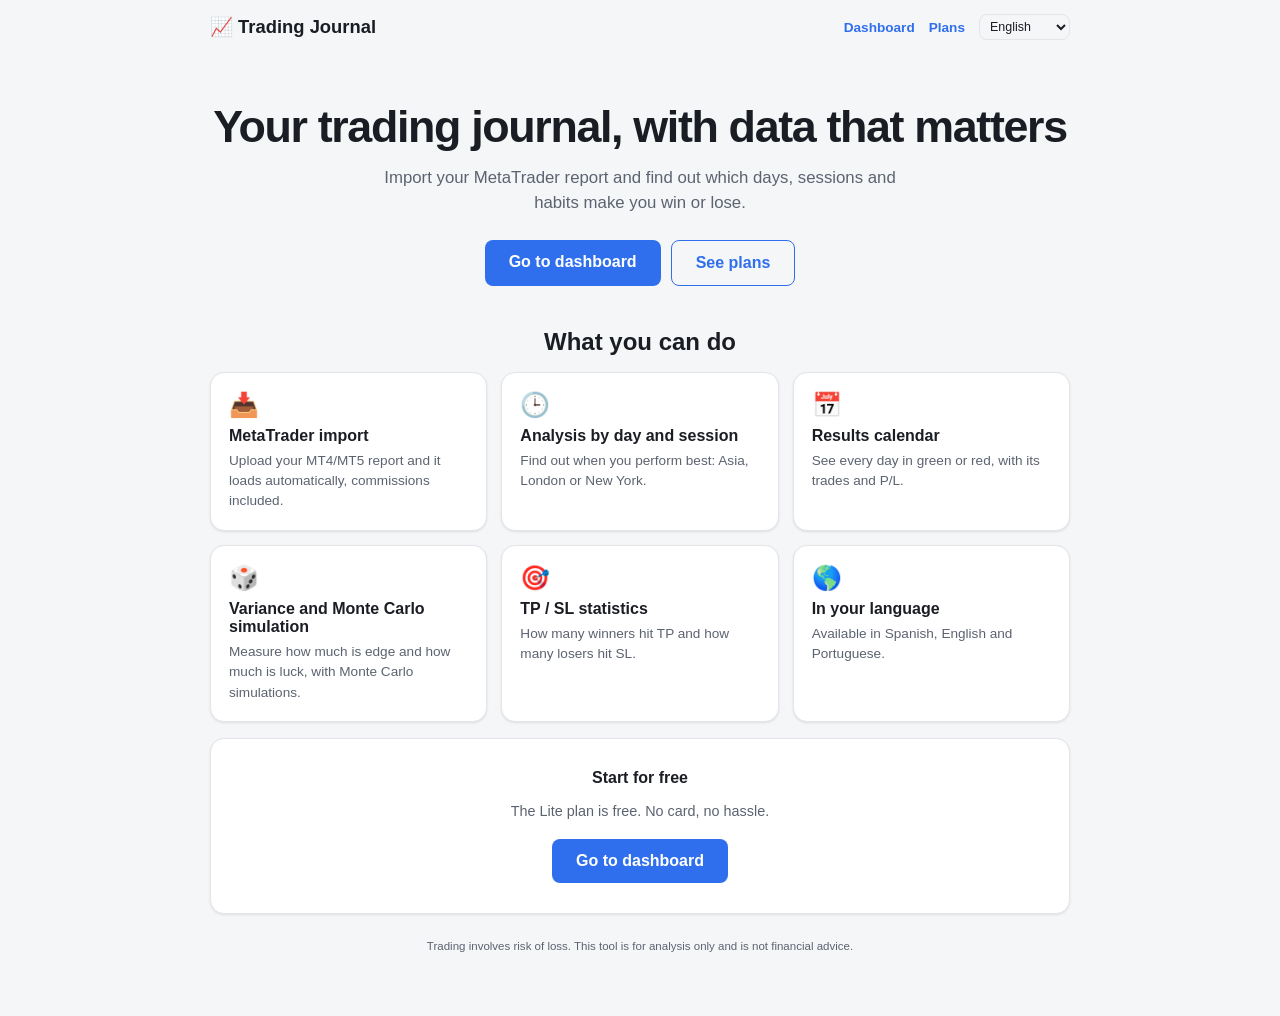
<file: index.html>
<!DOCTYPE html>
<html lang="es">
<head>
<meta charset="UTF-8">
<meta name="viewport" content="width=device-width, initial-scale=1, viewport-fit=cover">
<title>Trading Journal</title>
<link rel="stylesheet" href="style.css">
</head>
<body data-page="home">
<div class="home-head">
  <a class="brand" href="index.html">📈 Trading Journal</a>
  <div class="right"><a class="lnk" href="dashboard.html">Dashboard</a><a class="lnk" href="planes.html">Planes</a><select class="lang-select" title="Idioma" aria-label="Idioma"><option value="es">Español</option><option value="en">English</option><option value="pt">Português</option></select></div>
</div>
<div class="home-wrap">
  <section class="hero">
    <h1>Tu diario de trading, con datos que importan</h1>
    <p>Importá tu reporte de MetaTrader y descubrí qué días, sesiones y hábitos te hacen ganar o perder.</p>
    <div class="actionsrow"><a class="btn lg" href="dashboard.html">Entrar al dashboard</a><a class="btn ghost lg" href="planes.html">Ver planes</a></div>
  </section>
  <h2 style="text-align:center;margin:10px 0 16px;">Qué podés hacer</h2>
  <div class="feat-grid"><div class="card feat"><div class="ic">📥</div><h3>Importación de MetaTrader</h3><p>Subí tu reporte de MT4/MT5 y se carga solo, con comisiones incluidas.</p></div><div class="card feat"><div class="ic">🕒</div><h3>Análisis por día y sesión</h3><p>Descubrí cuándo rendís mejor: Asia, Londres o Nueva York.</p></div><div class="card feat"><div class="ic">📅</div><h3>Calendario de resultados</h3><p>Mirá cada día en verde o en rojo, con sus trades y su P/L.</p></div><div class="card feat"><div class="ic">🎲</div><h3>Varianza y simulación Monte Carlo</h3><p>Medí cuánto es ventaja y cuánto es suerte, con simulaciones Monte Carlo.</p></div><div class="card feat"><div class="ic">🎯</div><h3>Estadísticas de TP / SL</h3><p>Cuántas ganadoras tocaron TP y cuántas perdedoras SL.</p></div><div class="card feat"><div class="ic">🌎</div><h3>En tu idioma</h3><p>Disponible en español, inglés y portugués.</p></div></div>
  <div class="card cta-band" style="margin-top:16px;">
    <h2>Empezá gratis</h2>
    <p class="hint" style="font-size:.9rem;margin:6px 0 16px;">El plan Lite no tiene costo. Sin tarjeta, sin vueltas.</p>
    <a class="btn lg" href="dashboard.html">Entrar al dashboard</a>
  </div>
  <p class="disclaimer">El trading implica riesgo de pérdida. Esta herramienta es solo de análisis y no constituye asesoramiento financiero.</p>
</div>
<script src="script.js"></script>
</body>
</html>
</file>
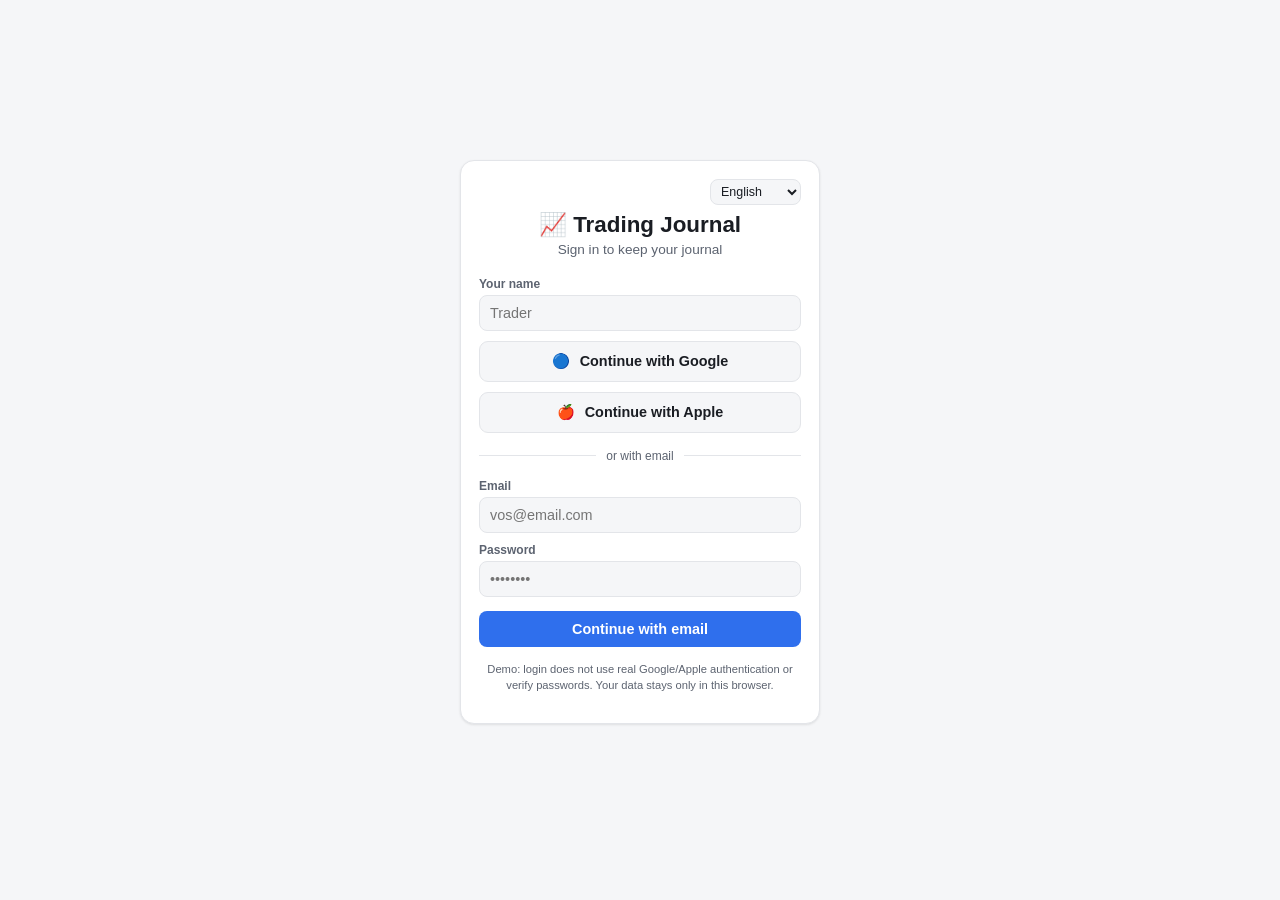
<file: dashboard.html>
<!DOCTYPE html>
<html lang="es">
<head>
<meta charset="UTF-8">
<meta name="viewport" content="width=device-width, initial-scale=1, viewport-fit=cover">
<title>Dashboard · Trading Journal</title>
<link rel="stylesheet" href="style.css">
</head>
<body data-page="dashboard">
<div id="login-overlay">
  <div class="card login-card">
    <div style="text-align:right;margin-bottom:6px;"><select class="lang-select" title="Idioma" aria-label="Idioma"><option value="es">Español</option><option value="en">English</option><option value="pt">Português</option></select></div>
    <h1>📈 Trading Journal</h1>
    <p class="sub">Iniciá sesión para llevar tu diario</p>
    <div><label>Tu nombre</label><input type="text" id="login-name" placeholder="Trader"></div>
    <div style="margin-top:10px;">
      <button class="auth-btn" id="login-google">🔵 <span>Continuar con Google</span></button>
      <button class="auth-btn" id="login-apple">🍎 <span>Continuar con Apple</span></button>
    </div>
    <div class="auth-divider">o con email</div>
    <div><label>Email</label><input type="email" id="login-email" placeholder="vos@email.com"></div>
    <div style="margin-top:10px;"><label>Contraseña</label><input type="password" id="login-password" placeholder="••••••••"></div>
    <div class="actionsrow" style="margin-top:14px;">
      <button class="btn" id="login-email-btn" style="width:100%;">Continuar con email</button>
    </div>
    <p class="login-disclaimer">Demo: el login no usa autenticación real de Google/Apple ni verifica contraseñas. Tus datos quedan guardados solo en este navegador.</p>
  </div>
</div>

<header>
  <h1>📈 Trading Journal</h1>
  <nav>
    <button data-tab="diario" class="active">Diario</button>
    <button data-tab="analisis">Análisis</button>
    <button data-tab="importar">Importar MT</button>
    <button data-tab="calendario">Calendario</button>
    <button data-tab="varianza">Varianza</button>
    <button data-tab="planes">Planes</button>
  </nav>
  <div class="account-bar">
    <div class="who">👤 <span id="account-name">-</span><span class="plan-badge" id="account-plan-badge">Lite</span></div>
    <div class="links">
      <select class="lang-select" title="Idioma" aria-label="Idioma"><option value="es">Español</option><option value="en">English</option><option value="pt">Português</option></select>
      <a href="index.html">Inicio</a>
      <a id="link-change-plan">Cambiar plan</a>
      <a id="link-logout">Cerrar sesión</a>
    </div>
  </div>
</header><main>

  <!-- DIARIO -->
  <section id="diario" class="tab active">
    <div class="card" id="limit-banner" style="display:none;border-color:var(--accent);">
      <div class="lock-box" style="padding:10px 16px;">
        <p style="margin:0 0 10px;">🔒 <span>Llegaste al límite de</span> <strong>15 operaciones</strong> del plan Lite. Pasá a Básico o Pro para cargar sin límite.</p>
        <button class="btn unlock-btn">Ver planes</button>
      </div>
    </div>
    <div class="card">
      <h2>Nueva operación</h2>
      <div class="grid">
        <div><label>Fecha</label><input type="date" id="f-date"></div>
        <div><label>Símbolo</label><input type="text" id="f-symbol" placeholder="EURUSD"></div>
        <div><label>Lotes</label><input type="number" step="0.01" id="f-lots" placeholder="0.10"></div>
        <div><label>Resultado bruto ($)</label><input type="number" step="0.01" id="f-profit" placeholder="p.ej. 25 o -12"></div>
        <div><label>Comisión ($)</label><input type="number" step="0.01" id="f-commission" placeholder="0.00"></div>
        <div><label>Hora de cierre (opcional)</label><input type="time" id="f-time"></div>
        <div><label>Cierre</label><select id="f-close">
          <option value="na">No especificado</option>
          <option value="tp">Take Profit</option>
          <option value="sl">Stop Loss</option>
          <option value="manual">Manual</option>
        </select></div>
      </div>
      <p class="hint" style="margin-top:-4px;">El resultado (ganador/perdedor) se calcula solo, según el P/L neto (bruto − comisión).</p>
      <label>Notas (opcional)</label>
      <textarea id="f-notes" placeholder="Setup, emociones, error cometido..."></textarea>
      <div class="actionsrow">
        <button class="btn" id="add-trade">Agregar operación</button>
        <button class="btn ghost" id="clear-all">🗑️ <span>Restablecer</span></button>
      </div>
    </div>

    <div class="card">
      <h2>Historial</h2>
      <div class="tablewrap">
        <table id="trades-table">
          <thead><tr><th>Fecha</th><th>Día</th><th>Símbolo</th><th>Lotes</th><th>Resultado</th><th>Cierre</th><th>Comisión</th><th>P/L neto</th><th>Notas</th><th></th></tr></thead>
          <tbody></tbody>
        </table>
      </div>
      <div class="empty" id="empty-msg">Todavía no cargaste operaciones.</div>
    </div>
  </section>

  <!-- ANALISIS -->
  <section id="analisis" class="tab">
    <div class="stats" id="stats-cards"></div>

    <div class="card" id="day-analysis-locked" style="display:none;">
      <div class="lock-box">
        <div class="ic">🔒</div>
        <h2 style="margin-bottom:4px;">Análisis por día — Plan Básico</h2>
        <p>Descubrí qué día de la semana ganás y perdés más.</p>
        <button class="btn unlock-btn">Ver planes</button>
      </div>
    </div>
    <div class="card" id="day-analysis-card">
      <h2>Rendimiento por día de la semana</h2>
      <div id="day-analysis"></div>
    </div>

    <div class="card" id="session-locked" style="display:none;">
      <div class="lock-box">
        <div class="ic">🔒</div>
        <h2 style="margin-bottom:4px;">Análisis por sesión — Plan Pro</h2>
        <p>Mirá tu rendimiento por sesión: Asia, Londres y Nueva York.</p>
        <button class="btn unlock-btn">Ver planes</button>
      </div>
    </div>
    <div class="card" id="session-card">
      <h2>Rendimiento por sesión de trading</h2>
      <div style="display:flex;align-items:center;gap:10px;flex-wrap:wrap;margin-bottom:12px;">
        <label style="margin:0;flex-shrink:0;">Ajuste horario del bróker (hs)</label>
        <input type="number" step="1" id="session-offset" value="-7" style="width:80px;">
      </div>
      <p class="hint" style="margin-top:-4px;">Los horarios de MetaTrader suelen venir adelantados respecto a tu zona horaria real. Ajustá este número (positivo o negativo) hasta que las sesiones te queden alineadas; se recalcula al toque.</p>
      <div class="tablewrap">
        <table id="session-table">
          <thead><tr><th>Sesión</th><th>Horario aprox.</th><th>Trades</th><th>Win rate</th><th>PnL neto</th><th>PnL promedio</th></tr></thead>
          <tbody></tbody>
        </table>
      </div>
      <div id="session-note" class="hint" style="margin-top:8px;"></div>
    </div>

    <div class="card">
      <h2>Conclusiones</h2>
      <div id="conclusions" class="hint"></div>
    </div>
  </section>

  <!-- IMPORTAR -->
  <section id="importar" class="tab">
    <div class="card" id="importar-locked" style="display:none;">
      <div class="lock-box">
        <div class="ic">🔒</div>
        <h2 style="margin-bottom:4px;">Importar MetaTrader es una función Pro</h2>
        <p>Subí directamente tu reporte de MT4/MT5 y la app carga, limpia y calcula todo sola. Disponible en el plan Pro.</p>
        <button class="btn" id="unlock-importar-btn">Ver plan Pro</button>
      </div>
    </div>
    <div id="importar-content">
      <div class="card">
        <h2>Importar reporte de MetaTrader</h2>
        <p class="hint" style="margin-top:-6px;">Subí el archivo exportado desde MT4/MT5 (Historial → Guardar como Reporte, en formato .csv o .html). La app intenta detectar automáticamente las columnas de fecha, símbolo y ganancia.</p>
        <div class="dropzone" id="dropzone">
          <p><strong>Arrastrá el archivo acá</strong> o hacé clic para seleccionar</p>
          <p>Formatos: .csv, .htm, .html</p>
          <input type="file" id="file-input" accept=".csv,.htm,.html,.txt" style="display:none;">
        </div>
        <div class="hint" id="import-status"></div>
      </div>
      <div class="card" id="preview-card" style="display:none;">
        <h2>Vista previa</h2>
        <div class="tablewrap"><table id="preview-table"><thead><tr><th>Fecha</th><th>Símbolo</th><th>Comisión</th><th>P/L neto</th><th>Resultado</th><th>Cierre</th></tr></thead><tbody></tbody></table></div>
        <div class="actionsrow">
          <button class="btn" id="confirm-import">Agregar al diario</button>
          <button class="btn ghost" id="cancel-import">Cancelar</button>
        </div>
      </div>
    </div>
  </section>

  <!-- CALENDARIO -->
  <section id="calendario" class="tab">
    <div class="card" id="calendario-locked" style="display:none;">
      <div class="lock-box">
        <div class="ic">🔒</div>
        <h2 style="margin-bottom:4px;">Calendario de resultados — Plan Básico</h2>
        <p>Mirá día por día cuántos trades hiciste y si cerraste en verde o en rojo.</p>
        <button class="btn unlock-btn">Ver planes</button>
      </div>
    </div>
    <div id="calendario-content">
      <div class="card">
        <div class="cal-head">
          <button class="btn ghost" id="cal-prev">‹</button>
          <h2 id="cal-title" style="margin:0;"></h2>
          <button class="btn ghost" id="cal-next">›</button>
        </div>
        <div class="cal-grid cal-dow"><div data-dow>L</div><div data-dow>M</div><div data-dow>M</div><div data-dow>J</div><div data-dow>V</div><div data-dow>S</div><div data-dow>D</div></div>
        <div class="cal-grid" id="cal-grid"></div>
      </div>
      <div class="stats" id="cal-stats"></div>
      <div class="card" id="cal-detail" style="display:none;"></div>
    </div>
  </section>

  <!-- VARIANZA -->
  <section id="varianza" class="tab">
    <div class="card" id="varianza-locked" style="display:none;">
      <div class="lock-box">
        <div class="ic">🔒</div>
        <h2 style="margin-bottom:4px;">Análisis de varianza — Plan Pro</h2>
        <p>Medí cuánto de tu resultado es ventaja y cuánto es suerte, con simulaciones sobre tus propios datos.</p>
        <button class="btn unlock-btn">Ver planes</button>
      </div>
    </div>
    <div id="varianza-content">
      <div class="stats" id="var-stats"></div>
      <div class="card"><h2>Curva de equity</h2><div id="var-equity"></div></div>
      <div class="card"><h2>¿Ventaja o suerte?</h2><div id="var-edge" style="font-size:.85rem;line-height:1.6;"></div></div>
      <div class="card"><h2>Variabilidad por día</h2><div id="var-days" style="font-size:.85rem;line-height:1.6;"></div></div>
      <div class="card">
        <h2>Simulación de escenarios (Monte Carlo)</h2>
        <div id="var-mc"></div>
        <div class="actionsrow"><button class="btn ghost" id="var-resim">Volver a simular</button></div>
      </div>
    </div>
  </section>

  <!-- PLANES -->
  

</main>


<script src="script.js"></script>
</body>
</html>
</file>
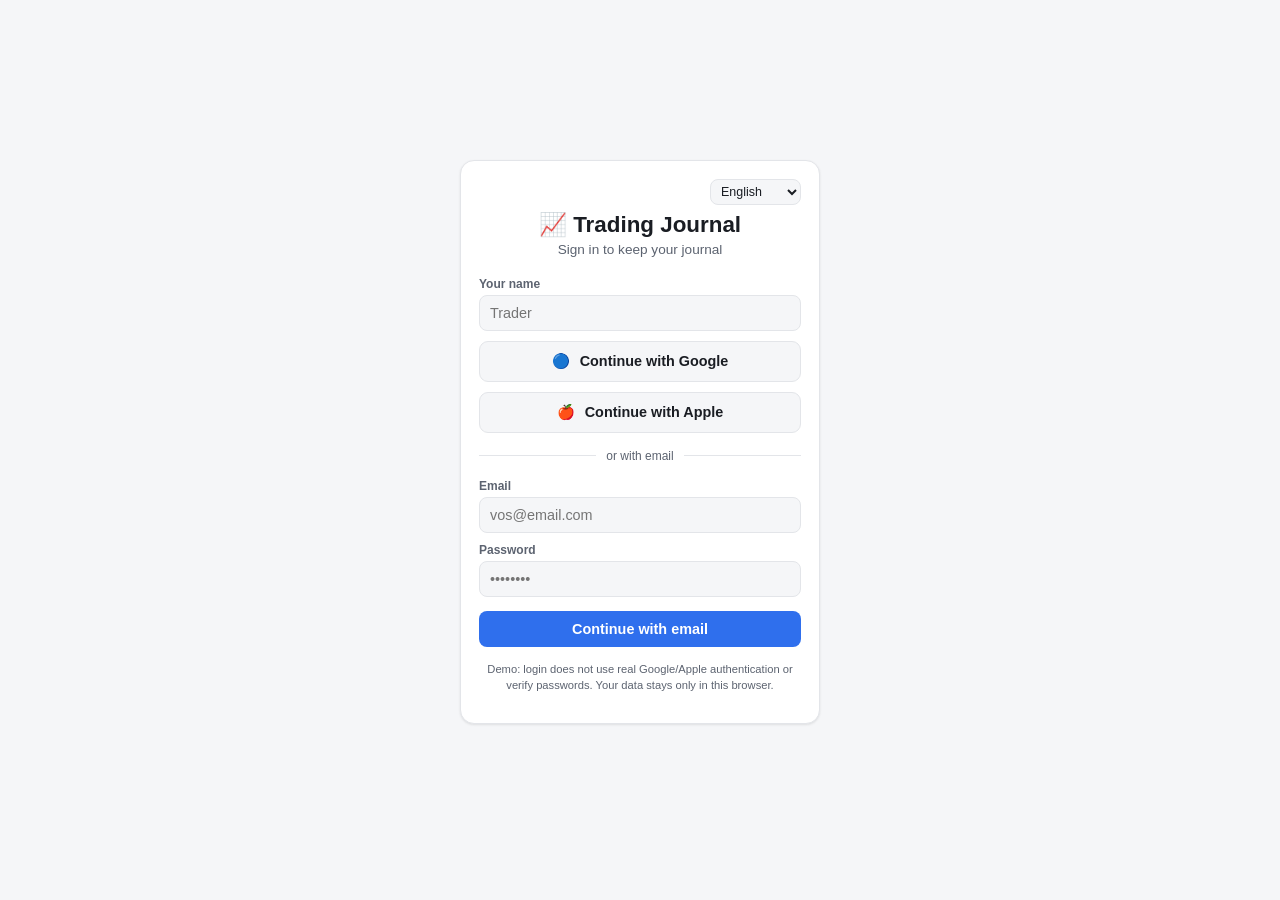
<file: planes.html>
<!DOCTYPE html>
<html lang="es">
<head>
<meta charset="UTF-8">
<meta name="viewport" content="width=device-width, initial-scale=1, viewport-fit=cover">
<title>Planes · Trading Journal</title>
<link rel="stylesheet" href="style.css">
</head>
<body data-page="planes">
<div id="login-overlay">
  <div class="card login-card">
    <div style="text-align:right;margin-bottom:6px;"><select class="lang-select" title="Idioma" aria-label="Idioma"><option value="es">Español</option><option value="en">English</option><option value="pt">Português</option></select></div>
    <h1>📈 Trading Journal</h1>
    <p class="sub">Iniciá sesión para llevar tu diario</p>
    <div><label>Tu nombre</label><input type="text" id="login-name" placeholder="Trader"></div>
    <div style="margin-top:10px;">
      <button class="auth-btn" id="login-google">🔵 <span>Continuar con Google</span></button>
      <button class="auth-btn" id="login-apple">🍎 <span>Continuar con Apple</span></button>
    </div>
    <div class="auth-divider">o con email</div>
    <div><label>Email</label><input type="email" id="login-email" placeholder="vos@email.com"></div>
    <div style="margin-top:10px;"><label>Contraseña</label><input type="password" id="login-password" placeholder="••••••••"></div>
    <div class="actionsrow" style="margin-top:14px;">
      <button class="btn" id="login-email-btn" style="width:100%;">Continuar con email</button>
    </div>
    <p class="login-disclaimer">Demo: el login no usa autenticación real de Google/Apple ni verifica contraseñas. Tus datos quedan guardados solo en este navegador.</p>
  </div>
</div>

<header>
  <h1><a href="index.html" style="color:inherit;text-decoration:none;">📈 Trading Journal</a></h1>
  <nav><a class="navbtn" href="dashboard.html">Dashboard</a><a class="navbtn" href="index.html">Inicio</a></nav>
  <div class="account-bar"><div></div><div class="links"><select class="lang-select" title="Idioma" aria-label="Idioma"><option value="es">Español</option><option value="en">English</option><option value="pt">Português</option></select></div></div>
</header><main>
<section id="planes">
    <div class="card">
      <h2>Elegí tu plan</h2>
      <p class="hint" style="margin-top:-6px;margin-bottom:16px;">Los precios y el cobro son una simulación — no se procesa ningún pago real.</p>
      <div class="plans-grid" id="plans-grid"></div>
    </div>
  </section>
</main><div class="modal-overlay" id="plan-modal">
  <div class="card" style="max-width:360px;width:100%;text-align:center;margin-bottom:0;">
    <div style="font-size:2rem;margin-bottom:6px;" id="plan-modal-icon">💳</div>
    <h2 id="plan-modal-title">Cambiar de plan</h2>
    <p class="hint" id="plan-modal-text" style="margin-bottom:16px;"></p>
    <div class="actionsrow" style="justify-content:center;">
      <button class="btn ghost" id="plan-modal-cancel">Cancelar</button>
      <button class="btn" id="plan-modal-confirm">Confirmar</button>
    </div>
  </div>
</div>

<div id="reset-overlay" style="display:none;position:fixed;inset:0;background:rgba(0,0,0,.5);z-index:100;align-items:center;justify-content:center;padding:20px;">
  <div class="card" style="max-width:360px;width:100%;text-align:center;margin-bottom:0;">
    <div style="font-size:2rem;margin-bottom:6px;">⚠️</div>
    <h2 style="margin-bottom:8px;">¿Restablecer todo?</h2>
    <p class="hint" style="margin-bottom:16px;">Esto va a borrar <strong>todas</strong> las operaciones guardadas en el diario de forma permanente. Esta acción no se puede deshacer.</p>
    <div class="actionsrow" style="justify-content:center;">
      <button class="btn ghost" id="reset-cancel">Cancelar</button>
      <button class="btn" id="reset-confirm" style="background:var(--loss);">Sí, borrar todo</button>
    </div>
  </div>
</div>


<script src="script.js"></script>
</body>
</html>
</file>
<file: style.css>
:root{
  --bg:#f5f6f8; --card:#ffffff; --text:#1a1d23; --sub:#5c6370;
  --border:#e3e5e9; --accent:#2f6fed; --accent2:#1d4fbf;
  --win:#1e9e5a; --winbg:#e4f8ec; --loss:#d1403a; --lossbg:#fdeceb;
  --shadow:0 1px 3px rgba(0,0,0,.06),0 1px 2px rgba(0,0,0,.04);
  font-size:16px; box-sizing:border-box;
  padding-top:env(safe-area-inset-top,0px); padding-bottom:env(safe-area-inset-bottom,0px);
}
@media (prefers-color-scheme: dark){
  :root:not([data-theme="light"]){
    --bg:#14161a; --card:#1c1f25; --text:#eef0f3; --sub:#9aa1ac;
    --border:#2b2f37; --accent:#5b8dfa; --accent2:#7ea3ff;
    --win:#3ddc8a; --winbg:#123522; --loss:#ff6b63; --lossbg:#3a1917;
    --shadow:0 1px 3px rgba(0,0,0,.4);
  }
}
:root[data-theme="dark"]{
  --bg:#14161a; --card:#1c1f25; --text:#eef0f3; --sub:#9aa1ac;
  --border:#2b2f37; --accent:#5b8dfa; --accent2:#7ea3ff;
  --win:#3ddc8a; --winbg:#123522; --loss:#ff6b63; --lossbg:#3a1917;
  --shadow:0 1px 3px rgba(0,0,0,.4);
}
*{box-sizing:border-box;}
html{scroll-padding-top:env(safe-area-inset-top,0px);}
body{margin:0;background:var(--bg);color:var(--text);font-family:-apple-system,BlinkMacSystemFont,"Segoe UI",Roboto,Helvetica,Arial,sans-serif;}
header{position:sticky;top:0;padding:calc(14px + env(safe-area-inset-top,0px)) 20px 14px;background:var(--bg);border-bottom:1px solid var(--border);z-index:10;}
header h1{margin:0 0 12px;font-size:1.25rem;letter-spacing:-.02em;}
nav{display:flex;gap:6px;flex-wrap:wrap;}
nav button{background:transparent;border:1px solid var(--border);color:var(--sub);padding:8px 14px;border-radius:20px;font-size:.85rem;cursor:pointer;font-weight:600;transition:.15s;}
nav button.active{background:var(--accent);color:#fff;border-color:var(--accent);}
main{max-width:900px;margin:0 auto;padding:20px 20px 60px;}
.tab{display:none;}
.tab.active{display:block;animation:fade .2s ease;}
@keyframes fade{from{opacity:0;transform:translateY(4px);}to{opacity:1;transform:none;}}
.card{background:var(--card);border:1px solid var(--border);border-radius:14px;padding:18px;box-shadow:var(--shadow);margin-bottom:16px;}
.card h2{margin:0 0 14px;font-size:1rem;}
label{display:block;font-size:.75rem;color:var(--sub);margin-bottom:4px;font-weight:600;}
input,select,textarea{width:100%;padding:9px 10px;border-radius:8px;border:1px solid var(--border);background:var(--bg);color:var(--text);font-size:.9rem;font-family:inherit;}
textarea{resize:vertical;min-height:50px;}
.grid{display:grid;grid-template-columns:repeat(auto-fit,minmax(130px,1fr));gap:10px;margin-bottom:12px;}
.toggle-row{display:flex;gap:8px;}
.toggle-row button{flex:1;padding:10px;border-radius:8px;border:1px solid var(--border);background:var(--bg);color:var(--sub);cursor:pointer;font-weight:700;font-size:.85rem;}
.toggle-row button.win.sel{background:var(--winbg);color:var(--win);border-color:var(--win);}
.toggle-row button.loss.sel{background:var(--lossbg);color:var(--loss);border-color:var(--loss);}
.btn{background:var(--accent);color:#fff;border:none;padding:10px 18px;border-radius:8px;font-weight:700;cursor:pointer;font-size:.9rem;}
.btn:hover{background:var(--accent2);}
.btn.ghost{background:transparent;color:var(--accent);border:1px solid var(--accent);}
table{width:100%;border-collapse:collapse;font-size:.85rem;}
th{text-align:left;color:var(--sub);font-weight:600;padding:6px 8px;border-bottom:1px solid var(--border);white-space:nowrap;}
td{padding:7px 8px;border-bottom:1px solid var(--border);white-space:nowrap;}
.tablewrap{overflow-x:auto;}
.pill{display:inline-block;padding:2px 9px;border-radius:20px;font-size:.72rem;font-weight:700;}
.pill.win{background:var(--winbg);color:var(--win);}
.pill.loss{background:var(--lossbg);color:var(--loss);}
.del{background:none;border:none;color:var(--sub);cursor:pointer;font-size:1rem;}
.stats{display:grid;grid-template-columns:repeat(auto-fit,minmax(140px,1fr));gap:10px;margin-bottom:16px;}
.stat{background:var(--card);border:1px solid var(--border);border-radius:12px;padding:14px;box-shadow:var(--shadow);}
.stat .n{font-size:1.4rem;font-weight:800;}
.stat .l{font-size:.72rem;color:var(--sub);font-weight:600;text-transform:uppercase;letter-spacing:.03em;}
.pos{color:var(--win);} .neg{color:var(--loss);}
.daybar{display:flex;align-items:center;gap:10px;margin-bottom:10px;}
.daybar .lbl{width:80px;font-size:.8rem;font-weight:700;flex-shrink:0;}
.bartrack{flex:1;background:var(--bg);border-radius:6px;overflow:hidden;height:22px;display:flex;border:1px solid var(--border);}
.barwin{background:var(--win);height:100%;}
.barloss{background:var(--loss);height:100%;}
.dayval{width:120px;text-align:right;font-size:.75rem;color:var(--sub);flex-shrink:0;}
.empty{color:var(--sub);font-size:.85rem;text-align:center;padding:20px;}
.dropzone{border:2px dashed var(--border);border-radius:12px;padding:30px 16px;text-align:center;cursor:pointer;transition:.15s;}
.dropzone:hover,.dropzone.drag{border-color:var(--accent);background:var(--bg);}
.dropzone p{margin:6px 0;color:var(--sub);font-size:.85rem;}
.hint{font-size:.75rem;color:var(--sub);margin-top:8px;line-height:1.5;}
.actionsrow{display:flex;gap:10px;margin-top:12px;flex-wrap:wrap;}

/* login */
#login-overlay{position:fixed;inset:0;background:var(--bg);z-index:200;display:flex;align-items:center;justify-content:center;padding:20px;padding-top:calc(20px + env(safe-area-inset-top,0px));}
.login-card{max-width:360px;width:100%;}
.login-card h1{text-align:center;margin:0 0 4px;font-size:1.4rem;}
.login-card p.sub{text-align:center;color:var(--sub);font-size:.85rem;margin:0 0 20px;}
.auth-btn{width:100%;display:flex;align-items:center;justify-content:center;gap:10px;padding:11px;border-radius:9px;border:1px solid var(--border);background:var(--bg);color:var(--text);font-weight:700;font-size:.9rem;cursor:pointer;margin-bottom:10px;}
.auth-btn:hover{border-color:var(--accent);}
.auth-divider{display:flex;align-items:center;gap:10px;margin:16px 0;color:var(--sub);font-size:.75rem;}
.auth-divider::before,.auth-divider::after{content:'';flex:1;height:1px;background:var(--border);}
.login-disclaimer{font-size:.7rem;color:var(--sub);text-align:center;margin-top:14px;line-height:1.5;}

/* account bar */
.account-bar{display:flex;align-items:center;justify-content:space-between;gap:10px;margin-top:10px;flex-wrap:wrap;}
.account-bar .who{font-size:.8rem;color:var(--sub);}
.plan-badge{display:inline-block;padding:2px 10px;border-radius:20px;font-size:.7rem;font-weight:800;text-transform:uppercase;letter-spacing:.03em;margin-left:6px;}
.plan-badge.lite{background:var(--border);color:var(--sub);}
.plan-badge.basico{background:#e0ecff;color:var(--accent);}
.plan-badge.pro{background:#2a2a2a;color:#ffd166;}
@media (prefers-color-scheme: dark){ .plan-badge.basico{background:#1c2b4a;} }
:root[data-theme="dark"] .plan-badge.basico{background:#1c2b4a;}
.account-bar .links{display:flex;gap:12px;}
.account-bar .links a{font-size:.78rem;color:var(--accent);cursor:pointer;font-weight:700;text-decoration:none;}

/* planes */
.plans-grid{display:grid;grid-template-columns:repeat(auto-fit,minmax(220px,1fr));gap:14px;}
.plan-card{background:var(--card);border:2px solid var(--border);border-radius:14px;padding:20px;box-shadow:var(--shadow);display:flex;flex-direction:column;}
.plan-card.current{border-color:var(--accent);}
.plan-card.featured{border-color:#ffd166;}
.plan-card h3{margin:0 0 2px;font-size:1.05rem;}
.plan-card .price{font-size:1.6rem;font-weight:800;margin:6px 0 14px;}
.plan-card .price span{font-size:.75rem;color:var(--sub);font-weight:600;}
.plan-card ul{list-style:none;padding:0;margin:0 0 18px;flex:1;}
.plan-card li{font-size:.83rem;padding:5px 0;color:var(--text);}
.plan-card li.locked{color:var(--sub);}
.plan-card li::before{content:'✓ ';color:var(--win);font-weight:800;}
.plan-card li.locked::before{content:'— ';color:var(--sub);}

/* locked placeholder */
.lock-box{text-align:center;padding:30px 16px;color:var(--sub);}
.lock-box .ic{font-size:1.8rem;margin-bottom:8px;}
.lock-box p{font-size:.85rem;margin:4px 0 14px;}

/* modal genérico */
.modal-overlay{display:none;position:fixed;inset:0;background:rgba(0,0,0,.5);z-index:150;align-items:center;justify-content:center;padding:20px;}
.modal-overlay.show{display:flex;}
.cal-head{display:flex;align-items:center;justify-content:space-between;margin-bottom:12px;}
.cal-grid{display:grid;grid-template-columns:repeat(7,minmax(0,1fr));gap:4px;}
.cal-dow{margin-bottom:4px;}
.cal-dow div{text-align:center;font-size:.7rem;color:var(--sub);font-weight:700;}
.cal-cell{min-height:66px;border:1px solid var(--border);border-radius:8px;padding:4px 5px;background:var(--bg);overflow:hidden;}
.cal-cell.empty{border:none;background:transparent;}
.cal-cell .d{font-size:.7rem;color:var(--sub);font-weight:700;}
.cal-cell .p{font-size:.85rem;font-weight:800;margin-top:2px;}
.cal-cell .n{font-size:.62rem;color:var(--sub);}
.cal-cell.win{background:var(--winbg);border-color:var(--win);}
.cal-cell.win .p{color:var(--win);}
.cal-cell.loss{background:var(--lossbg);border-color:var(--loss);}
.cal-cell.loss .p{color:var(--loss);}
.cal-cell[data-date]{cursor:pointer;}
.cal-cell.sel{outline:2px solid var(--accent);}
@media (max-width:480px){.cal-cell{min-height:54px;padding:3px;}.cal-cell .p{font-size:.72rem;}.cal-cell .n{font-size:.55rem;}}
.lang-select{width:auto;padding:4px 6px;font-size:.78rem;}

a.btn{text-decoration:none;display:inline-block;}
.btn.lg{padding:13px 24px;font-size:1rem;}
nav a.navbtn{background:transparent;border:1px solid var(--border);color:var(--sub);padding:8px 14px;border-radius:20px;font-size:.85rem;font-weight:600;text-decoration:none;}
nav a.navbtn:hover{border-color:var(--accent);color:var(--accent);}
.home-head{display:flex;align-items:center;justify-content:space-between;gap:10px;flex-wrap:wrap;max-width:900px;margin:0 auto;padding:calc(14px + env(safe-area-inset-top,0px)) 20px 14px;}
.home-head .brand{font-weight:800;font-size:1.15rem;color:var(--text);text-decoration:none;}
.home-head .right{display:flex;align-items:center;gap:14px;}
.home-head a.lnk{font-size:.85rem;font-weight:700;color:var(--accent);text-decoration:none;}
.home-wrap{max-width:900px;margin:0 auto;padding:0 20px 50px;}
.hero{text-align:center;padding:48px 0 32px;}
.hero h1{font-size:clamp(1.8rem,5vw,2.8rem);letter-spacing:-.03em;line-height:1.1;margin:0 0 14px;}
.hero p{color:var(--sub);font-size:1.05rem;line-height:1.5;max-width:560px;margin:0 auto 24px;}
.hero .actionsrow{justify-content:center;}
.feat-grid{display:grid;grid-template-columns:repeat(auto-fit,minmax(250px,1fr));gap:14px;}
.feat{margin-bottom:0;}
.feat .ic{font-size:1.5rem;margin-bottom:8px;}
.feat h3{margin:0 0 6px;font-size:1rem;}
.feat p{margin:0;color:var(--sub);font-size:.85rem;line-height:1.5;}
.cta-band{text-align:center;padding:30px 16px;}
.disclaimer{font-size:.72rem;color:var(--sub);text-align:center;margin-top:24px;line-height:1.5;}
</file>
